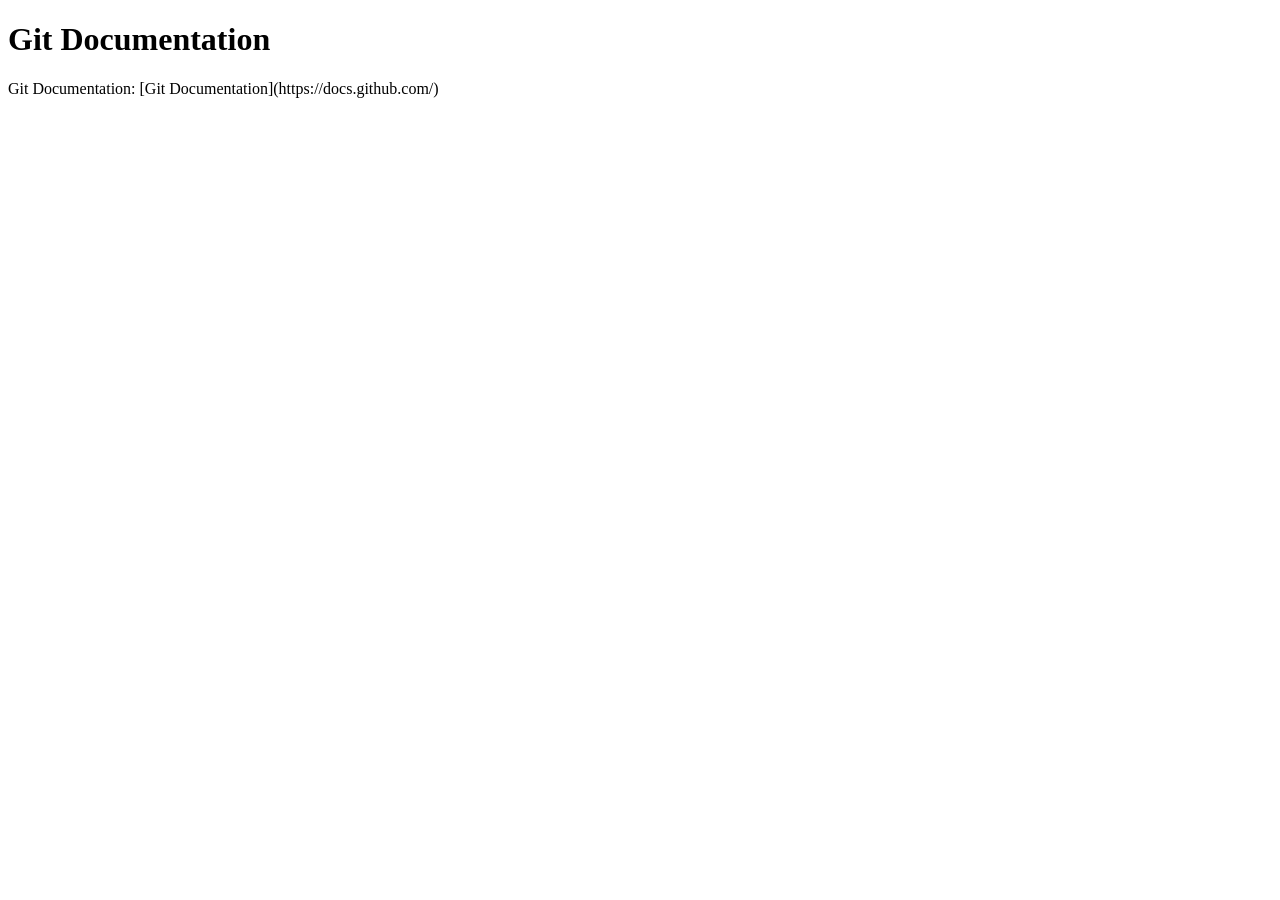
<file: index.html>
<!DOCTYPE html>
<html lang="en">
  <head>
    <meta charset="utf-8">
    <title>Git Documentation</title>
  </head>
  <body>
    <h1>Git Documentation</h1>
    <p>Git Documentation: [Git Documentation](https://docs.github.com/)</p>
  </body>
</html>
</file>
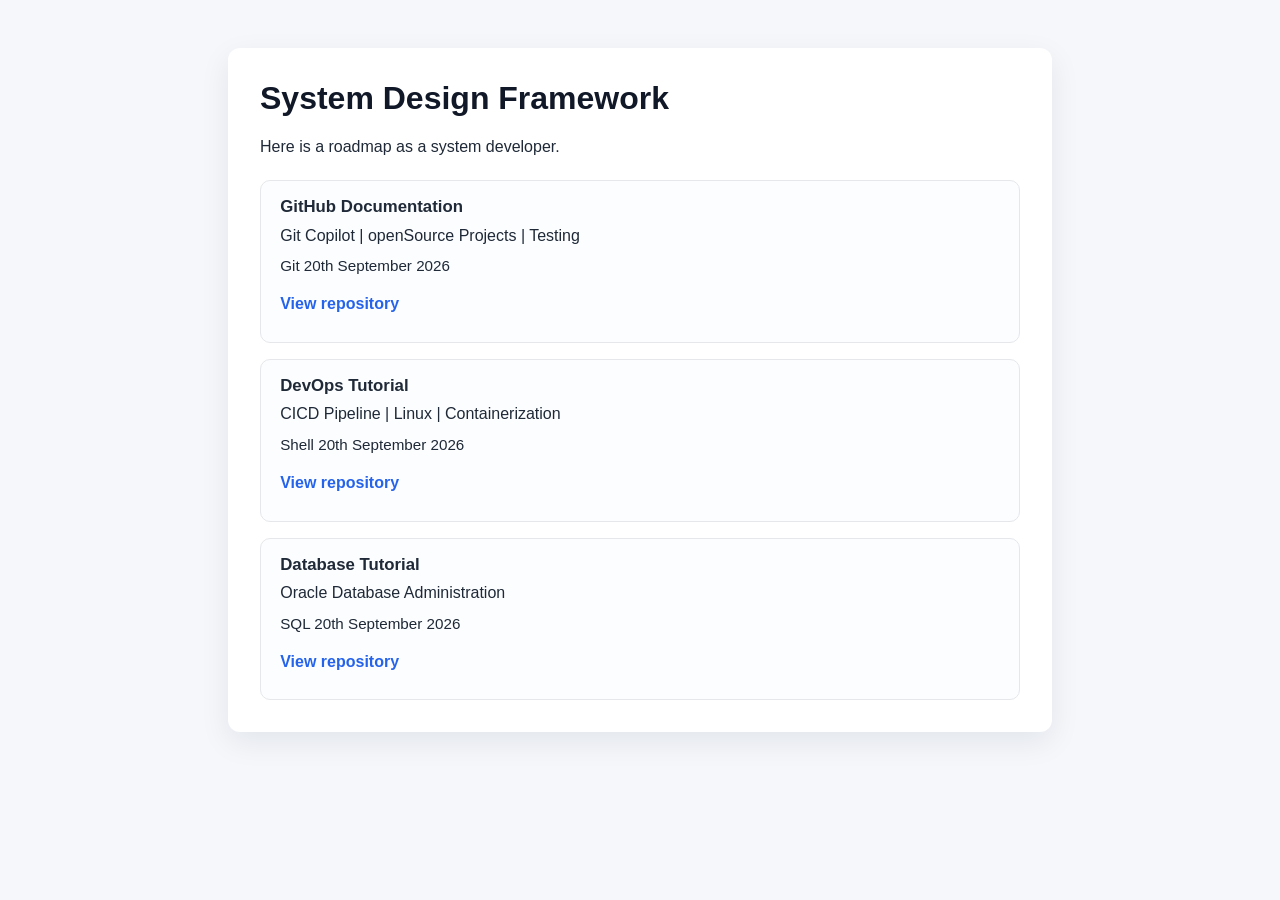
<file: FrontEnd/index.html>
<!DOCTYPE html>
<html lang="en">
  <head>
    <meta charset="UTF-8" />
    <meta name="viewport" content="width=device-width, initial-scale=1.0" />
    <title>Tutorial</title>
    <link rel="stylesheet" href="style.css" />
  </head>
  <body>
    <main class="container" aria-labelledby="page-title">
      <h1 id="page-title">System Design Framework</h1>
      <p>Here is a roadmap as a system developer.</p>
      <p id="repo-status" class="sr-only" role="status" aria-live="polite">Loading repositories…</p>
      <ul id="repo-list" class="repo-list"></ul>
    </main>

    <script src="script.js"></script>
  </body>
</html>
</file>
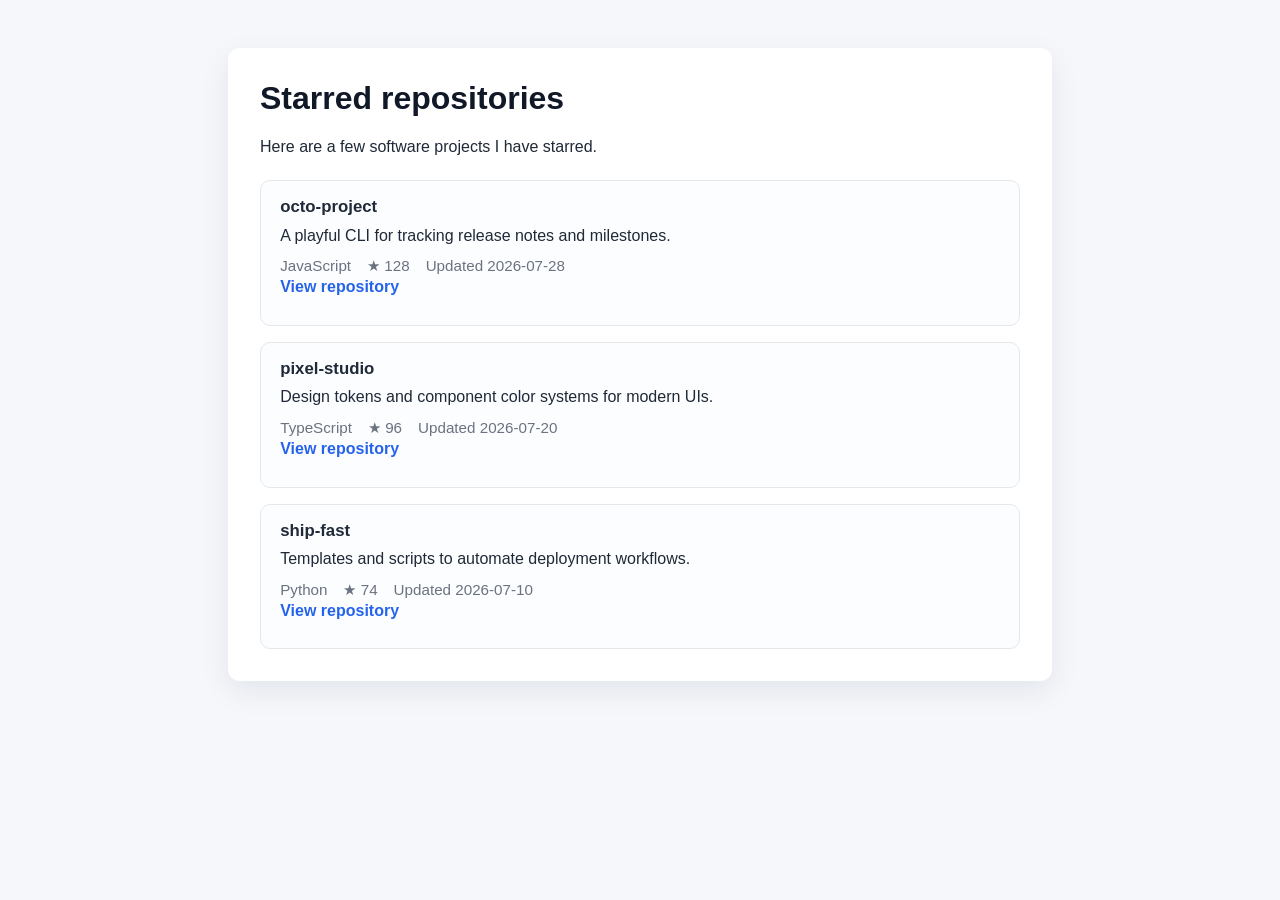
<file: GitTutorial/StarredRepository/index.html>
<!DOCTYPE html>
<html lang="en">
  <head>
    <meta charset="UTF-8" />
    <meta name="viewport" content="width=device-width, initial-scale=1.0" />
    <title>Starred Repositories</title>
    <link rel="stylesheet" href="style.css" />
  </head>
  <body>
    <main class="container" aria-labelledby="page-title">
      <h1 id="page-title">Starred repositories</h1>
      <p>Here are a few software projects I have starred.</p>
      <p id="repo-status" class="sr-only" role="status" aria-live="polite">Loading repositories…</p>
      <ul id="repo-list" class="repo-list"></ul>
    </main>

    <script src="script.js"></script>
  </body>
</html>
</file>
<file: FrontEnd/style.css>
body {
  font-family: Arial, Helvetica, sans-serif;
  margin: 0;
  background: #f5f7fb;
  color: #1f2937;
}

.sr-only {
  position: absolute;
  width: 1px;
  height: 1px;
  padding: 0;
  margin: -1px;
  overflow: hidden;
  clip: rect(0, 0, 0, 0);
  white-space: nowrap;
  border: 0;
}

.container {
  max-width: 760px;
  margin: 3rem auto;
  padding: 2rem;
  background: #ffffff;
  border-radius: 12px;
  box-shadow: 0 10px 30px rgba(15, 23, 42, 0.08);
}

h1 {
  margin-top: 0;
  color: #111827;
}

.repo-list {
  list-style: none;
  padding: 0;
  margin: 1.5rem 0 0;
  display: grid;
  gap: 1rem;
}

.repo-card {
  border: 1px solid #e5e7eb;
  border-radius: 10px;
  padding: 1rem 1.2rem;
  background: #fcfdff;
}

.repo-card h2 {
  margin: 0 0 0.4rem;
  font-size: 1.05rem;
}

.repo-card p {
  margin: 0 0 0.6rem;
  line-height: 1.5;
}

.repo-meta {
  display: block;
  font-size: 0.95rem;
  gap: 1rem;
}

.repo-link {
  color: #2563eb;
  text-decoration: none;
  font-weight: 600;
}

.repo-link:hover,
.repo-link:focus-visible {
  text-decoration: underline;
}

.repo-link:focus-visible {
  outline: 3px solid #93c5fd;
  outline-offset: 3px;
  border-radius: 4px;
}
</file>
<file: GitTutorial/StarredRepository/style.css>
body {
  font-family: Arial, Helvetica, sans-serif;
  margin: 0;
  background: #f5f7fb;
  color: #1f2937;
}

.sr-only {
  position: absolute;
  width: 1px;
  height: 1px;
  padding: 0;
  margin: -1px;
  overflow: hidden;
  clip: rect(0, 0, 0, 0);
  white-space: nowrap;
  border: 0;
}

.container {
  max-width: 760px;
  margin: 3rem auto;
  padding: 2rem;
  background: #ffffff;
  border-radius: 12px;
  box-shadow: 0 10px 30px rgba(15, 23, 42, 0.08);
}

h1 {
  margin-top: 0;
  color: #111827;
}

.repo-list {
  list-style: none;
  padding: 0;
  margin: 1.5rem 0 0;
  display: grid;
  gap: 1rem;
}

.repo-card {
  border: 1px solid #e5e7eb;
  border-radius: 10px;
  padding: 1rem 1.2rem;
  background: #fcfdff;
}

.repo-card h2 {
  margin: 0 0 0.4rem;
  font-size: 1.05rem;
}

.repo-card p {
  margin: 0 0 0.6rem;
  line-height: 1.5;
}

.repo-meta {
  display: flex;
  gap: 1rem;
  color: #6b7280;
  font-size: 0.95rem;
}

.repo-link {
  color: #2563eb;
  text-decoration: none;
  font-weight: 600;
}

.repo-link:hover,
.repo-link:focus-visible {
  text-decoration: underline;
}

.repo-link:focus-visible {
  outline: 3px solid #93c5fd;
  outline-offset: 3px;
  border-radius: 4px;
}
</file>
